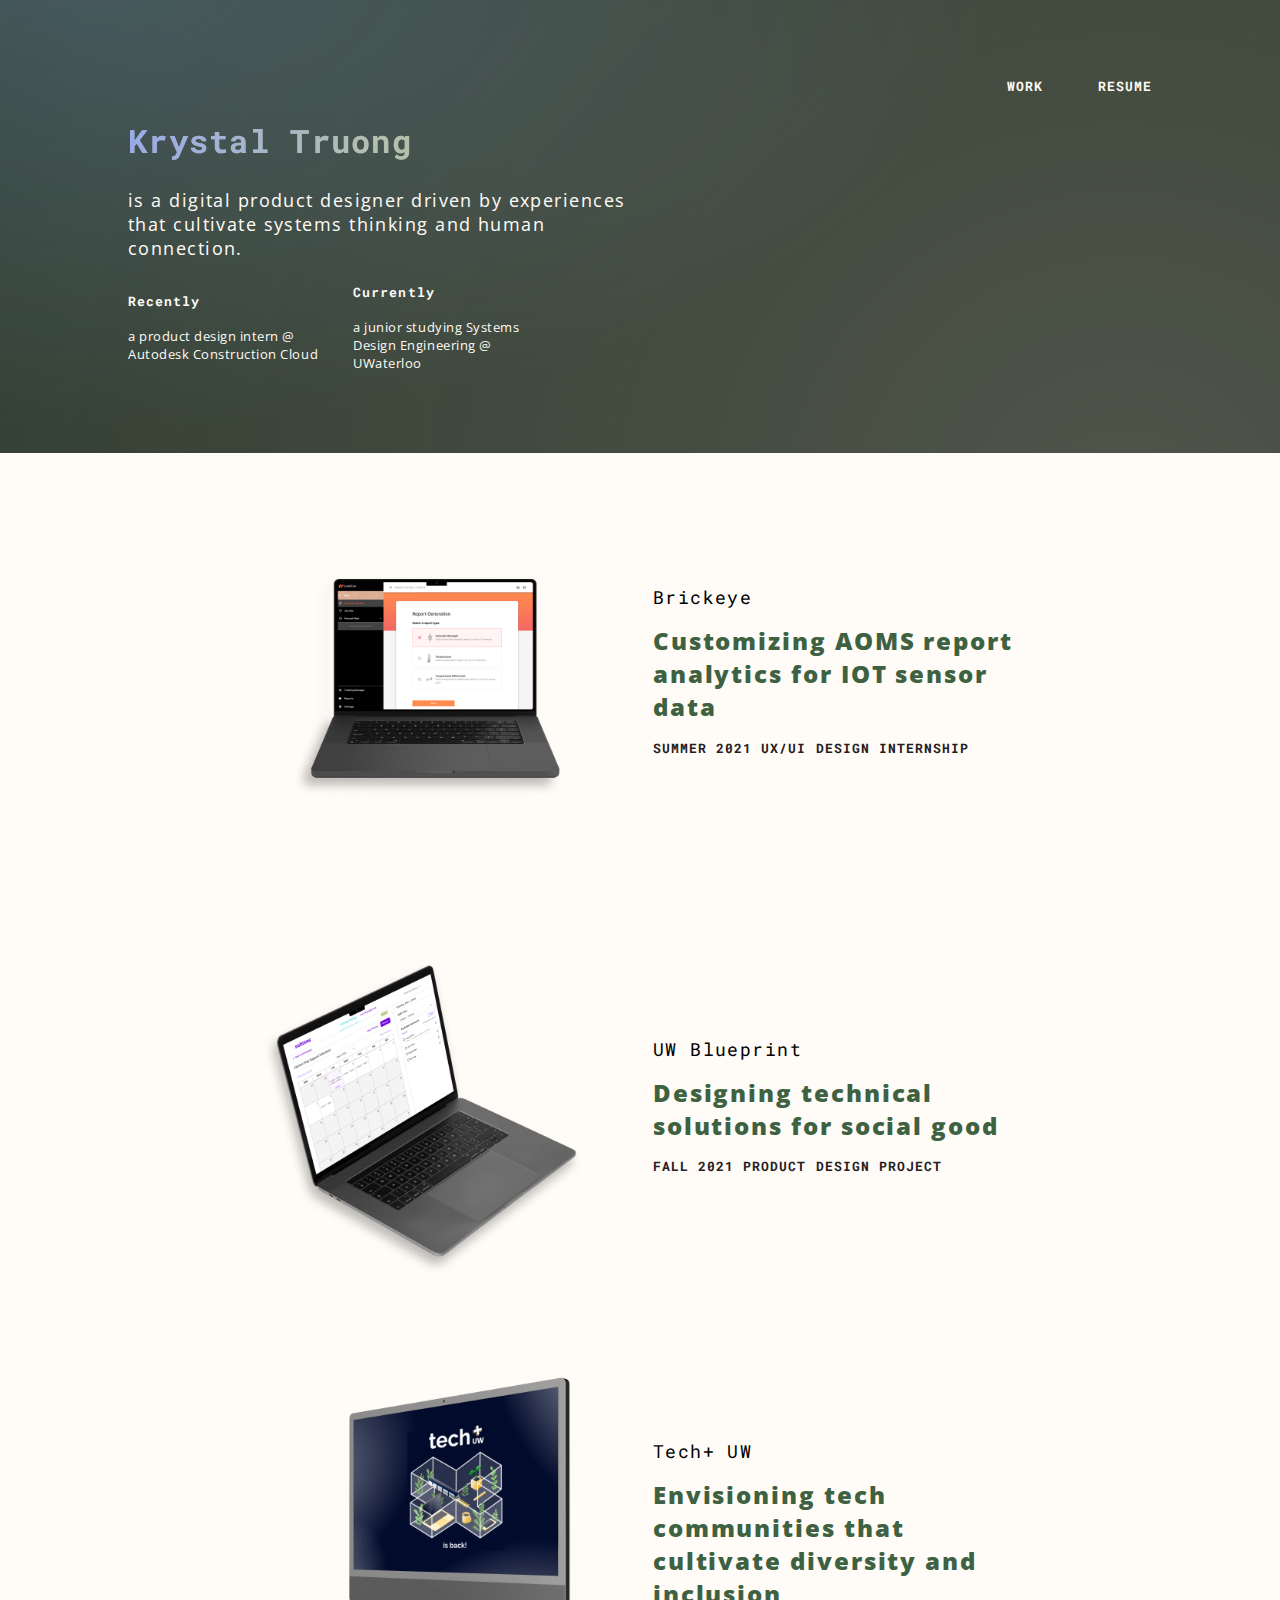
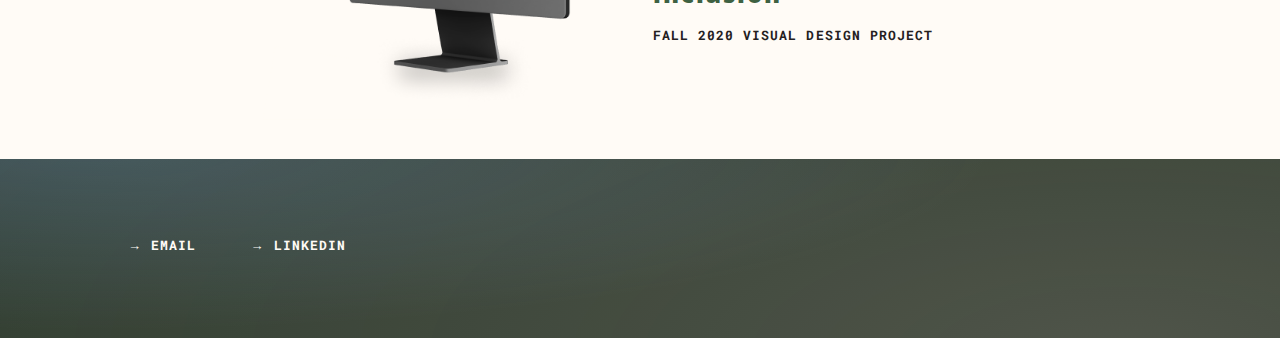
<file: index.html>
<html lang="en">

<head>
  <title>Krystal Truong</title>
  <link rel="shortcut icon" href="star.png">
  <link rel="stylesheet" type="text/css" href="//fonts.googleapis.com/css?family=Open+Sans" />
  <link href='https://fonts.googleapis.com/css?family=Roboto Mono' rel='stylesheet'>
  <link rel="stylesheet" href="style.css">
</head>

<body>
  <!-- Heading -->
  <div class="background">
    <div class="frame-heading">
      <div class="flex-heading" style="justify-content: flex-end">
        <div class="flex-end">
          <h3>
            <a class="link" href="./index.html">WORK</a>
            <!--&nbsp;&nbsp;&nbsp;&nbsp;&nbsp;<a class="link" href="./about.html">ABOUT</a>-->
            &nbsp;&nbsp;&nbsp;&nbsp;&nbsp;<a class="link" href="https://drive.google.com/file/d/1OlumJu7d1QydlkEsXsa4y7ZNUnQvzALo/view?usp=sharing">RESUME</a>
          </h3>
        </div>
        </div>
      <div class="flex-heading">
        <div class="flex-full">
          <h1>Krystal Truong</h1>
        </div>
      </div>
      <div class="flex-heading">
        <div class="flex-full">
          <h2>is a digital product designer driven by experiences that
            cultivate systems thinking and human connection.</h2>
        </div>
      </div>
      <div class="flex-heading">
        <div class="flex-half">
          <h3>Recently</h3>
          <h4>a product design intern @ Autodesk Construction Cloud</h4>
        </div>
        <div class="flex-center">
        </div>
        <div class="flex-half">
          <h3>Currently</h3>
          <h4>a junior studying Systems Design Engineering @ UWaterloo</h4>
        </div>
      </div>
    </div>
  </div>

  <!-- Autodesk
  <div class="frame-container">
    <div class="flex-container">
        <a class="flex-left" target="_blank" href="">
          <img src="Autodesk-Mockup.png">
          <img src="Autodesk-Mockup-Hover.png" class="hover_img">
        </a>
        <div class="flex-center"></div>
        <a class="flex-right" target="_blank" href="">
            <h5 class="hover_txt">Autodesk</h5>
            <h6 class="hover_txt">Improving Autodesk Build project handoff transparency</h6>
            <h7 class="hover_txt">FALL 2022 USER EXPERIENCE DESIGN INTERNSHIP</h7>
        </a>
    </div>
  </div>
  -->

  <!-- Ceridian
  <div class="frame-container">
    <div class="flex-container">
        <a class="flex-left" target="_blank" href="">
          <img src="Ceridian-Mockup.png">
          <img src="Ceridian-Mockup-Hover.png" class="hover_img">
        </a>
        <div class="flex-center"></div>
        <a class="flex-right" target="_blank" href="">
            <h5 class="hover_txt">Ceridian</h5>
            <h6 class="hover_txt">Revamping the Ceridian Dayforce user profile experience</h6>
            <h7 class="hover_txt">WINTER 2022 PRODUCT DESIGN INTERNSHIP</h7>
        </a>
    </div>
  </div>
  -->

  <!-- Brickeye -->
  <div class="frame-container">
    <div class="flex-container">
        <a class="flex-left" target="_blank" href="https://krystaltruong.notion.site/Customizing-Report-Generation-Workflows-for-Concrete-Sensor-Analytics-9f7f0008ed0445b58781c365e444676e">
          <img src="Brickeye-Mockup.png">
          <img src="Brickeye-Mockup-Hover.png" class="hover_img">
        </a>
        <div class="flex-center"></div>
        <a class="flex-right" target="_blank" href="https://krystaltruong.notion.site/Customizing-Report-Generation-Workflows-for-Concrete-Sensor-Analytics-9f7f0008ed0445b58781c365e444676e">
            <h5 class="hover_txt">Brickeye</h5>
            <h6 class="hover_txt">Customizing AOMS report analytics for IOT sensor data</h6>
            <h7 class="hover_txt">SUMMER 2021 UX/UI DESIGN INTERNSHIP</h7>
        </a>
    </div>
  </div>

    <!-- Sistering -->
    <div class="frame-container">
      <div class="flex-container">
          <a class="flex-left" target="_blank" href="https://uwblueprint.medium.com/project-spotlight-sistering-4ef0772d848">
            <img src="Sistering-Mockup.png">
            <img src="Sistering-Mockup-Hover.png" class="hover_img">
          </a>
          <div class="flex-center"></div>
          <a class="flex-right" target="_blank" href="https://uwblueprint.medium.com/project-spotlight-sistering-4ef0772d848">
              <h5 class="hover_txt">UW Blueprint</h5>
              <h6 class="hover_txt">Designing technical solutions for social good</h6>
              <h7 class="hover_txt">FALL 2021 PRODUCT DESIGN PROJECT</h7>
          </a>
      </div>
    </div>

  <!-- Tech+ -->
  <div class="frame-container">
    <div class="flex-container">
        <a class="flex-left" target="_blank" href="https://krystaltruong.notion.site/Working-to-cultivate-diversity-and-inclusion-in-tech-d82b3c08fe2c4b739788c7f0b952df0f">
          <img src="TechPlus-Mockup.png">
          <img src="TechPlus-Mockup-Hover.png" class="hover_img">
        </a>
        <div class="flex-center"></div>
        <a class="flex-right" target="_blank" href="https://krystaltruong.notion.site/Working-to-cultivate-diversity-and-inclusion-in-tech-d82b3c08fe2c4b739788c7f0b952df0f">
            <h5 class="hover_txt">Tech+ UW</h5>
            <h6 class="hover_txt">Envisioning tech communities that cultivate diversity and inclusion</h6>
            <h7 class="hover_txt">FALL 2020 VISUAL DESIGN PROJECT</h7>
        </a>
    </div>
  </div>

  <!-- Footing -->
  <div class="background">
    <div class="frame-heading">
      <h3><a class="link" href="mailto:k33truon@uwaterloo.ca" target="_blank">→ EMAIL</a>
      &nbsp;&nbsp;&nbsp;&nbsp;&nbsp;<a class="link" href="https://www.linkedin.com/in/krystal-truong/" target="_blank">→ LINKEDIN</a>
      </h3>
    </div>
  </div>

  

</body>
</html>
</file>
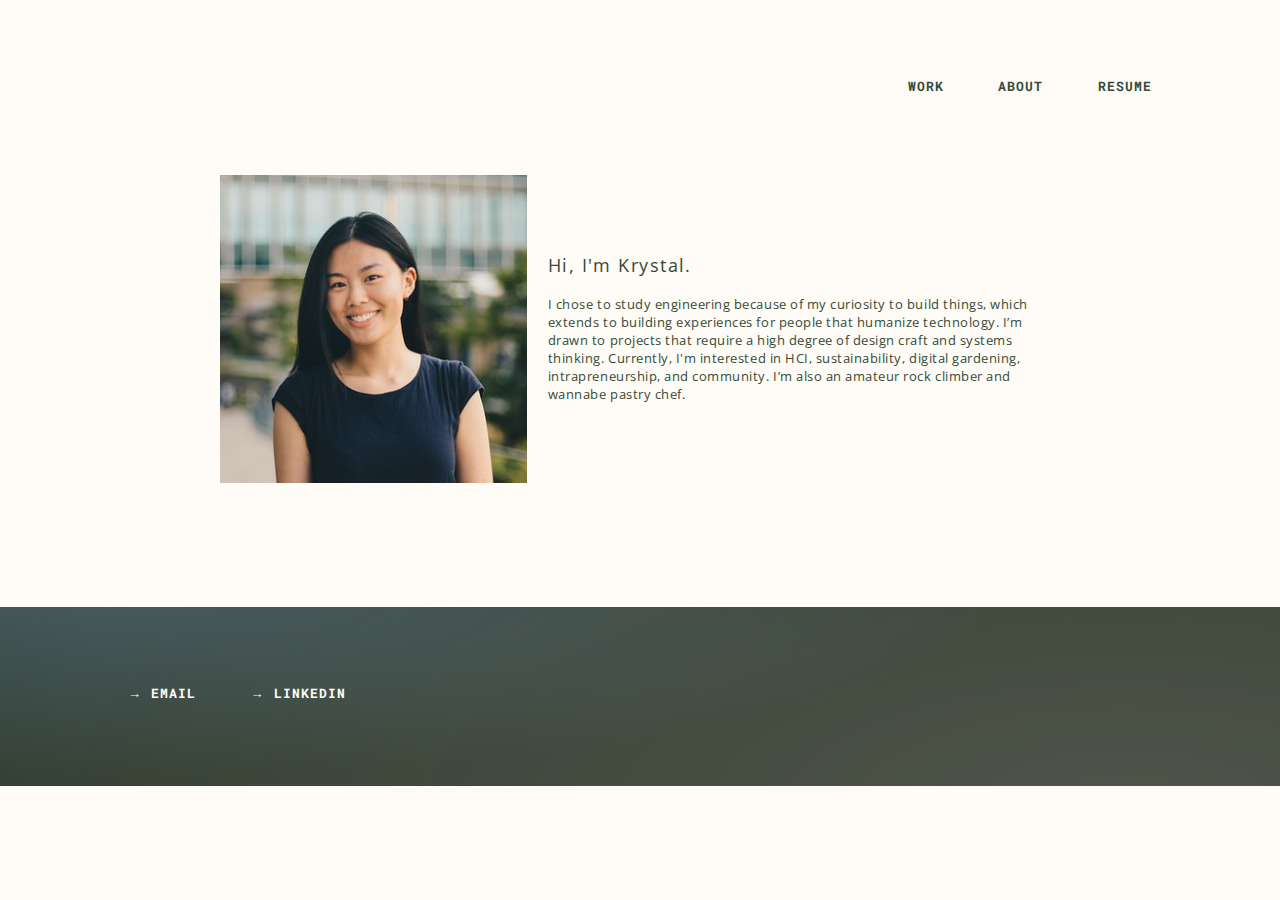
<file: about.html>
<html lang="en">

<head>
  <title>Krystal Truong</title>
  <link rel="shortcut icon" href="star.png">
  <link rel="stylesheet" type="text/css" href="//fonts.googleapis.com/css?family=Open+Sans" />
  <link href='https://fonts.googleapis.com/css?family=Roboto Mono' rel='stylesheet'>
  <link rel="stylesheet" href="style.css">
</head>

<body>

    <div class="frame-heading">
        <!-- Nav -->
        <div class="flex-container" style="justify-content: flex-end">
          <h3>
            <a style="color: #364A38" class="link" href="./index.html">WORK</a>
            &nbsp;&nbsp;&nbsp;&nbsp;&nbsp;<a style="color: #364A38" class="link" href="./about.html">ABOUT</a>
            &nbsp;&nbsp;&nbsp;&nbsp;&nbsp;<a style="color: #364A38" class="link" href="https://drive.google.com/file/d/1OlumJu7d1QydlkEsXsa4y7ZNUnQvzALo/view?usp=sharing">RESUME</a>
          </h3>
        </div>

        <div class="spacing-60"></div>
        <div class="flex-container">
            <div class="flex-left">
                <img src="krystal.jpg">
            </div>
            <div class="flex-center"></div>
            <div class="flex-full">
                <h2 style="color: #364A38">Hi, I'm Krystal.</h2>
                <h4 style="color: #364A38">I chose to study engineering because of my curiosity to build things, which extends
                  to building experiences for people that humanize technology.
                    I’m drawn to projects that require a high degree of design craft and systems thinking.
                    Currently, I'm interested in HCI, sustainability, digital gardening, intrapreneurship, and community.
                    I’m also an amateur rock climber and wannabe pastry chef.</h4>
            </div>
        </div>

        <div class="spacing-60"></div>



    </div>

  <!-- Footing -->
  <div class="background">
    <div class="frame-heading">
      <h3><a class="link" href="mailto:k33truon@uwaterloo.ca" target="_blank">→ EMAIL</a>
      &nbsp;&nbsp;&nbsp;&nbsp;&nbsp;<a class="link" href="https://www.linkedin.com/in/krystal-truong/" target="_blank">→ LINKEDIN</a>
      </h3>
    </div>
  </div>

</body>
</html>
</file>
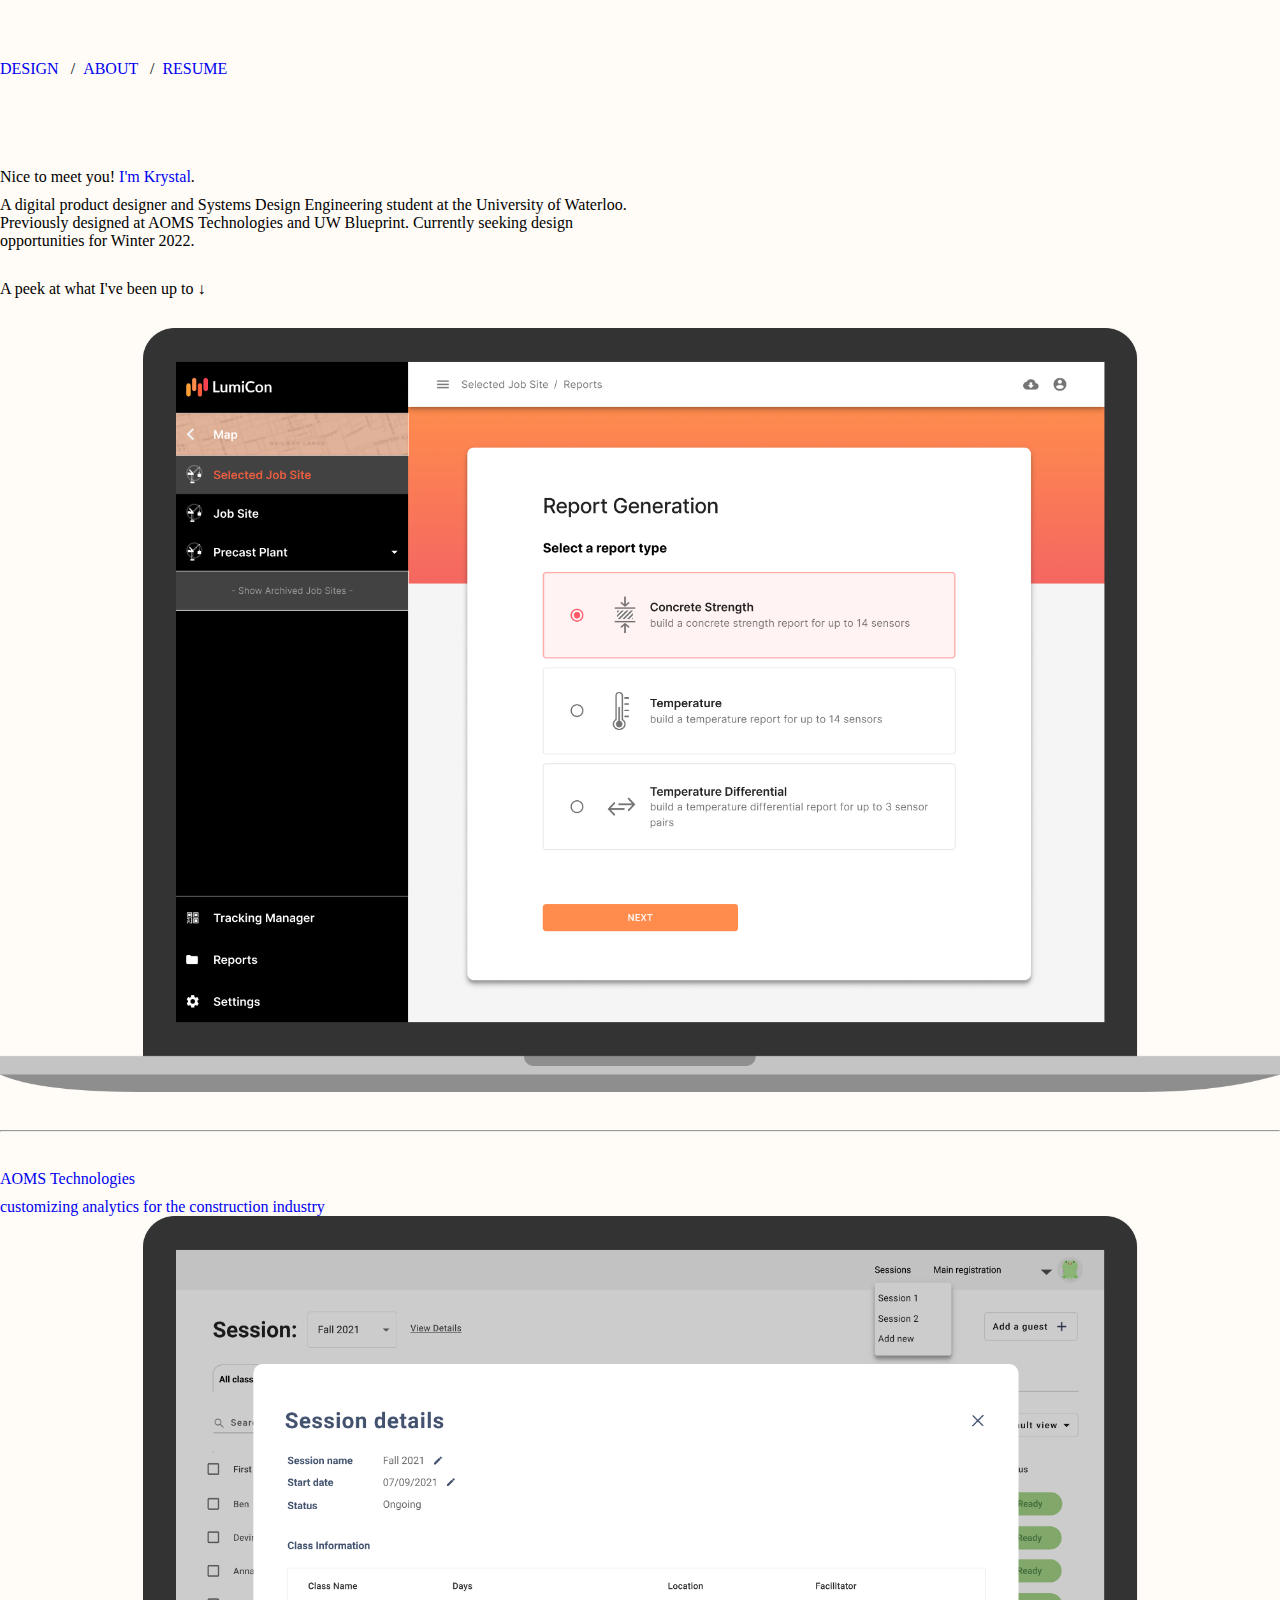
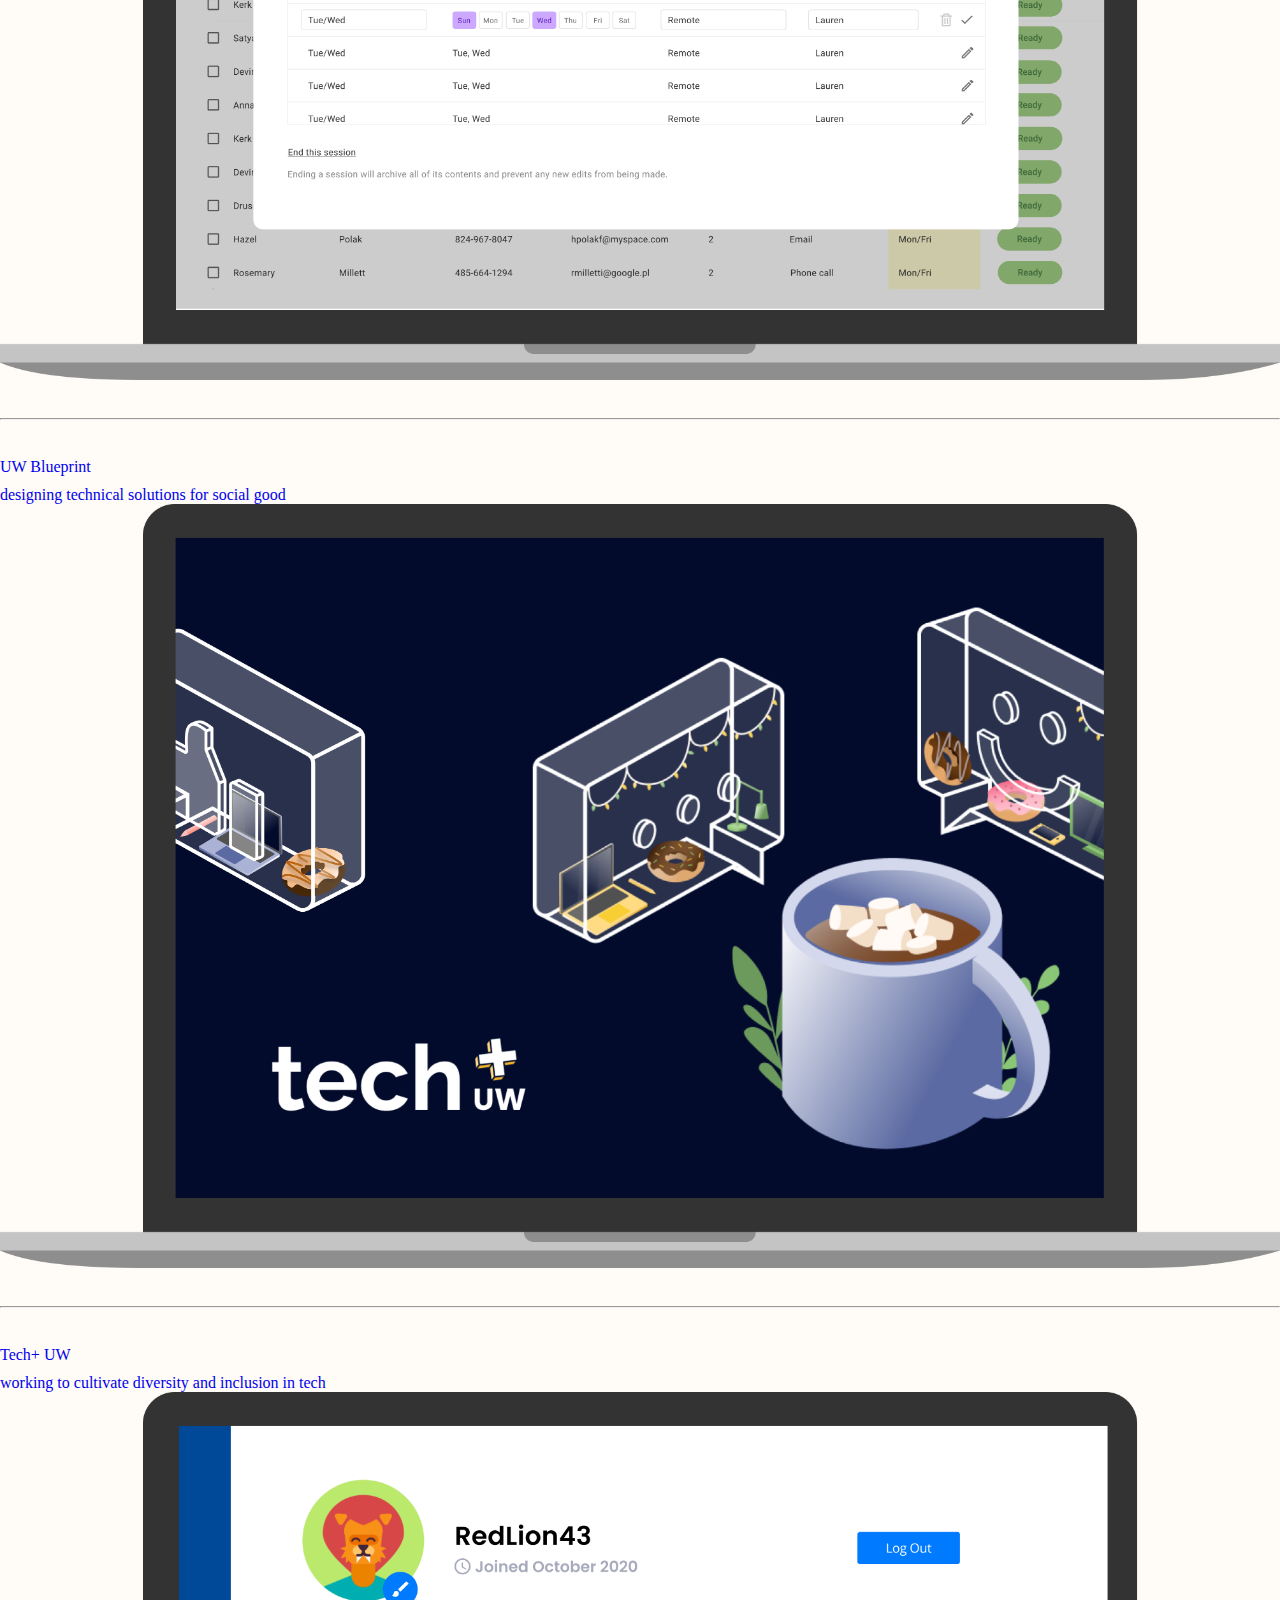
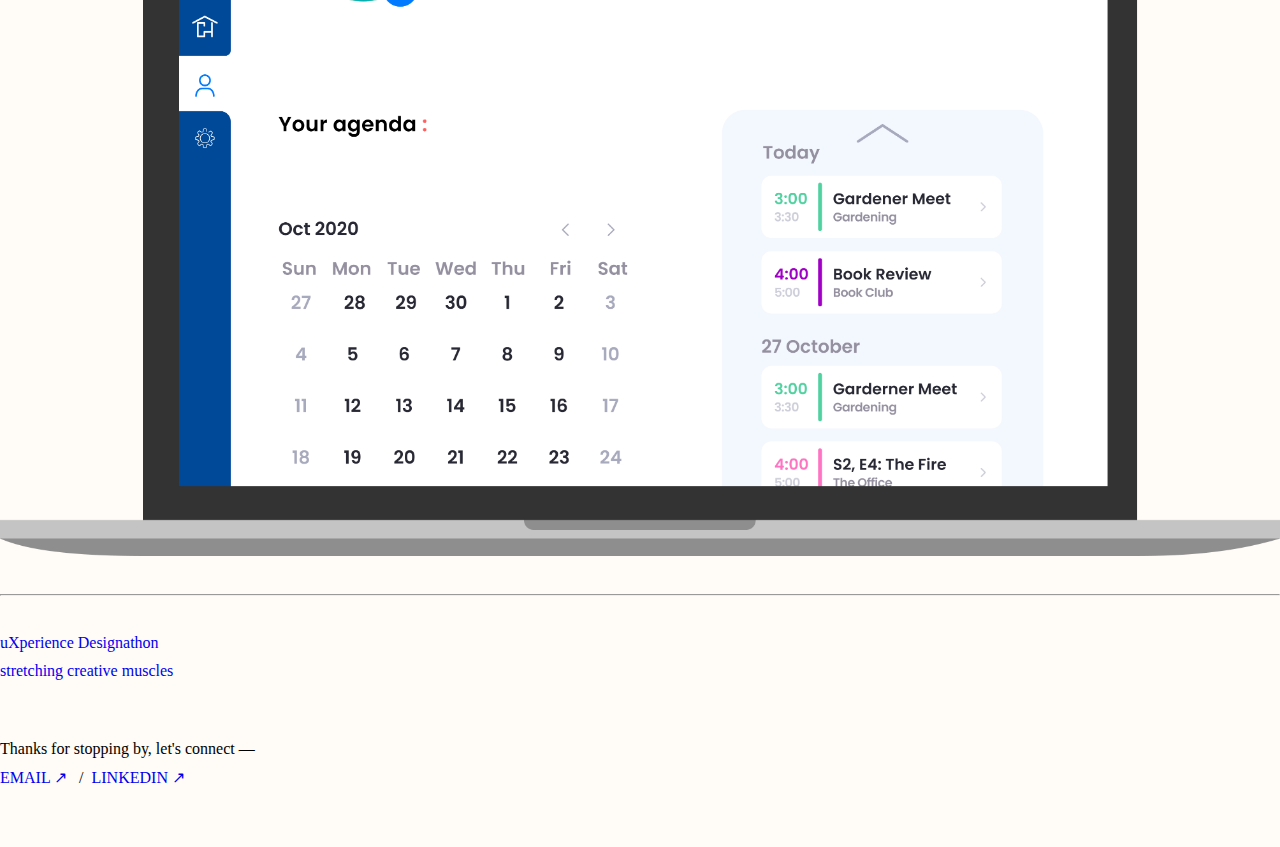
<file: design.html>
<html lang="en">

<head>
  <title>Krystal Truong</title>
  <link rel="shortcut icon" href="star.png">
  <link rel="stylesheet" type="text/css" href="//fonts.googleapis.com/css?family=Open+Sans" />
  <link rel="stylesheet" href="style.css">
</head>

<body>
  <div class="container">
  
  <!-- Nav -->
  <div class="spacing-60"></div>
  <div class="h2">
    <a class="text" href="./design.html">DESIGN</a>
    &nbsp;&nbsp;/&nbsp;&nbsp;<a class="text" href="./about.html">ABOUT</a>
    &nbsp;&nbsp;/&nbsp;&nbsp;<a class="text" href="https://drive.google.com/file/d/1UsFIms55DaiQPymfGHlReNOtByHcHVr6/view?usp=sharing">RESUME</a>
  </div>
  <div class="spacing-30"></div>

  <!-- Introduction -->
  <div class="parent">
    <div class="flex-left image">
    </div>
    <div class="spacing-60"></div>
    <div class="parent">
      <div class="flex-full">
        <div class="h1">
          Nice to meet you! <a class="block " id="clickable-large" href="mailto:k33truon@uwaterloo.ca">I'm Krystal</a>.
        </div>
        <div class="spacing-10"></div>
        <div class="h3" id="left-align">
          A digital product designer and Systems Design Engineering student at the University of Waterloo.
          Previously designed at AOMS Technologies and UW Blueprint. Currently seeking design opportunities
          for Winter 2022.
        </div>
      </div>
    </div>
  </div>
  <div class="spacing-30"></div>
  <div class="h3">A peek at what I've been up to ↓</div>
  <div class="spacing-30"></div>

  <!-- Content -->
  <div class="parent">
    <!-- Feature 1 -->
    <div class="child">
      <a class="text" href="https://medium.com/@krystaltruong/customizing-report-generation-workflows-for-concrete-sensor-analytics-a3389c536617">
        <div>
          <img src="lumicon.png">
        </div>
        <div class="spacing-30"></div>
        <hr>
        <div class="spacing-30"></div>
        <div>
          <div class="h2">AOMS Technologies</div>
          <div class="spacing-10"></div>
          <div class="h3">customizing analytics for the construction industry</div>
        </div>
      </a>
    </div>

    <!-- Feature 2 -->
    <div class="child">
      <a class="text" href="https://uwblueprint.org/">
        <div>
          <img src="projectread.png">
        </div>
        <div class="spacing-30"></div>
        <hr>
        <div class="spacing-30"></div>
        <div>
          <div class="h2">UW Blueprint</div>
          <div class="spacing-10"></div>
          <div class="h3">designing technical solutions for social good</div>
        </div>
      </a>
    </div>
      
    <!-- Feature 3 -->
    <div class="child">
      <a class="text" href="https://www.instagram.com/techplusuw/">
        <div>
          <img src="techplusuw.png">
        </div>
        <div class="spacing-30"></div>
        <hr>
        <div class="spacing-30"></div>
        <div>
          <div class="h2">Tech+ UW</div>
          <div class="spacing-10"></div>
          <div class="h3">working to cultivate diversity and inclusion in tech</div>
        </div>
      </a>
    </div>

    <!-- Feature 4 -->
    <div class="child">
      <a class="text" href="https://devpost.com/software/clubhouse-l203nm">
        <div>
          <img src="designathon.png">
        </div>
        <div class="spacing-30"></div>
        <hr>
        <div class="spacing-30"></div>
        <div>
          <div class="h2">uXperience Designathon</div>
          <div class="spacing-10"></div>
          <div class="h3">stretching creative muscles</div>
        </div>
      </a>
    </div>
  </div>

 <!-- Contact -->
 <div class="spacing-60"></div>
  <div class="h3">Thanks for stopping by, let's connect — &nbsp;</div>
  <div class="spacing-10"></div>
  <div class="h2">
    <a class="text" href="mailto:k33truon@uwaterloo.ca" target="_blank">EMAIL ↗</a>
    &nbsp;&nbsp;/&nbsp;&nbsp;<a class="text" href="https://www.linkedin.com/in/krystal-truong/" target="_blank">LINKEDIN ↗</a>
  </div>
 </div>
 <div class="spacing-60"></div>

</div>
</body>
</html>
</file>
<file: style.css>
@keyframes fade-in {
  0% {opacity: 0;}
  100% {opacity: 1;}
}

body {
    margin: 0;
    padding: 0;
    background-color: #FFFBF6;
  }

.background {
  background: radial-gradient(70.7% 101.31% at 6.91% -5.81%,
  rgba(137, 184, 255, 0.2) 4.81%, rgba(255, 188, 188, 0) 100%),
  radial-gradient(142.01% 374.42% at 87.85% 111.74%, rgba(249, 210, 210, 0.2) 0%,
  rgba(255, 232, 232, 0) 100%)
  , #253527;
}

 .frame-heading {
  display: flex;
  flex-direction: column;
  margin: 0px;
  padding-left: 10%;
  padding-right: 10%;
  padding-top: 5%;
  padding-bottom: 5%;
  gap: 0px;
 }

 .frame-container {
  display: flex;
  flex-direction: column;
  padding-top: 2%;
  padding-bottom: 2%;
  margin: 0px;
  gap: 0px;
 }

 .flex-heading {
  display: flex;
  align-items: center;
  height: fit-content;
}

  .flex-container {
    display: flex;
    align-items: center;
    height: fit-content;
    justify-content: center;
  }

  .flex-half {
    width: 20%;
  }

  .flex-left {
    width: 30%;
    animation: fade-in ease 2s;
    animation-iteration-count: 1;
    animation-fill-mode: forwards;
    position: relative;

  }

  .flex-center {
    width: 2%;
    animation: fade-in ease 2s;
    animation-iteration-count: 1;
    animation-fill-mode: forwards;
    position: relative;
  }

  .flex-right {
    width: 30%;
    animation: fade-in ease 2s;
    animation-iteration-count: 1;
    animation-fill-mode: forwards;
    position: relative;
  }

  .flex-full {
    width: 50%;
  }

 .link {
  color: #FFFBF6;
 }

 .link:hover {
  text-decoration: none;
  color: #9194f9!important;
 }

  /* Spacing */
  .spacing-10 {
    min-height: 10px;
    max-height: 10px;
  }
  
  .spacing-30 {
    min-height: 30px;
    max-height: 30px;
  }
  
  .spacing-60 {
    min-height: 60px;
    max-height: 60px;
  }
  
  /* Text */
  h1 {
    font-family: 'Roboto Mono';
    font-style: normal;
    font-weight: 700;
    font-size: xx-large;
    align-items: center;
    letter-spacing: 0.04em;
    background: linear-gradient(94.63deg, rgba(41, 85, 240, 0.5) -6.86%, rgba(105, 133, 100, 0.5) 49.49%), #FFFBF6;
    -webkit-background-clip: text;
    -webkit-text-fill-color: transparent;
    background-clip: text;
    -moz-text-fill-color: transparent;
    margin-bottom: 2%;
  }
  
  h2 { 
    font-family: 'Open Sans';
    font-style: normal;
    font-weight: 400;
    font-size: large;
    align-items: center;
    letter-spacing: 0.08em;
    color: #FFFBF6;
    margin-bottom: 2%;
  }

  h3 {
    font-family: 'Roboto Mono';
    font-style: normal;
    font-weight: 700;
    font-size: small;
    align-items: center;
    letter-spacing: 0.08em;
    color: #FFFBF6;
    margin-bottom: 2%;
  }

  h4 {
    font-family: 'Open Sans';
    font-style: normal;
    font-weight: 400;
    font-size: small;
    align-items: center;
    letter-spacing: 0.04em;
    color: #FFFBF6;
  }
  
  h5 {
    font-family: 'Roboto Mono';
    font-style: normal;
    font-weight: 400;
    font-size: large;
    letter-spacing: 0.08em;
    color: #000000;
    margin: 0;
    padding: 0;
    margin-bottom: 4%;
  }

  h6 {
    font-family: 'Open Sans';
    font-style: normal;
    font-weight: 900;
    font-size: x-large;
    letter-spacing: 0.08em;
    color: #3E6142;
    margin: 0;
    padding: 0;
    margin-bottom: 4%;
  }

  h7 {
    font-family: 'Roboto Mono';
    font-style: normal;
    font-weight: 900;
    font-size: small;
    letter-spacing: 0.08em;
    color: #24201F;
    margin-bottom: 0;
  }

  /* Media */
  img {
    width: 100%;
    height: auto;
  }

  .hover {
    position: absolute;
  }

  .hover_img {
    position: absolute;
    top: 0;
    left: 0;
    display: none;
  }

  .flex-container:hover .hover_img {
    display: inline;
  }

  .flex-container:hover .hover_txt {
    text-shadow: 1px 1px 4px #D6DCF6;
  }
  
  a {
    text-decoration: none;
  }
</file>
